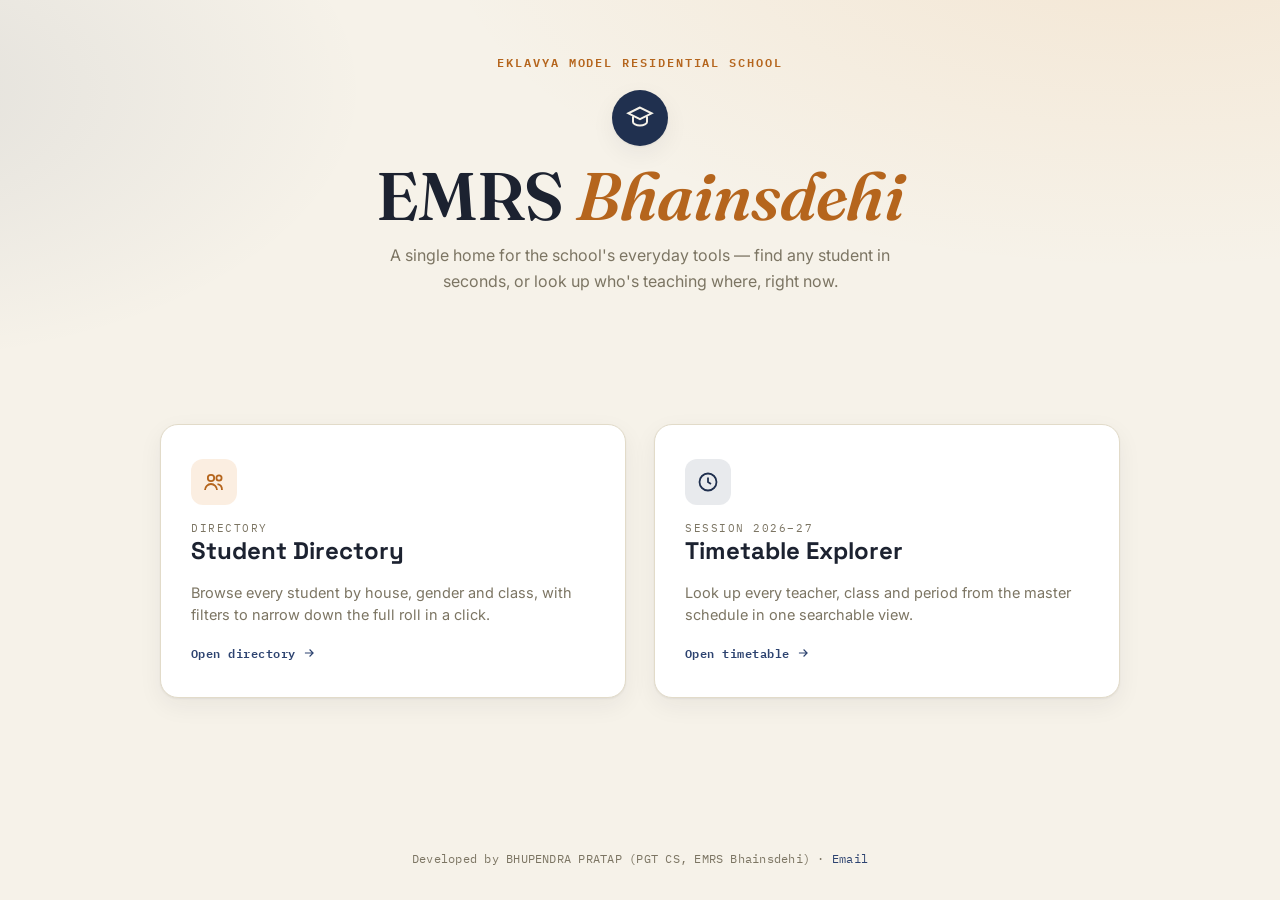
<file: index.html>
<!DOCTYPE html>
<html lang="en">
<head>
<meta charset="UTF-8">
<meta name="viewport" content="width=device-width, initial-scale=1.0">
<title>EMRS Bhainsdehi</title>
<link rel="icon" href="favicon.png" type="image/png">
<link rel="preconnect" href="https://fonts.googleapis.com">
<link href="https://fonts.googleapis.com/css2?family=Fraunces:opsz,wght@9..144,500;9..144,600;9..144,700&family=Space+Grotesk:wght@500;600;700&family=Inter:wght@400;500;600&family=IBM+Plex+Mono:wght@500;600&display=swap" rel="stylesheet">
<link rel="stylesheet" href="index.css">
</head>
<body>

<header class="top">
  <div class="eyebrow">Eklavya Model Residential School</div>
  <div class="crest">
    <svg viewBox="0 0 24 24" fill="none" stroke="#f6f2e9" stroke-width="1.7">
      <path d="M12 3 2 8l10 5 10-5-10-5z"/>
      <path d="M6 10.5v5c0 1.5 2.7 3 6 3s6-1.5 6-3v-5"/>
    </svg>
  </div>
  <h1>EMRS <span>Bhainsdehi</span></h1>
  <div class="sub">A single home for the school's everyday tools — find any student in seconds, or look up who's teaching where, right now.</div>
</header>

<main>
  <div class="grid">
    <a class="card" href="pages/student-directory/student-directory.html">
      <div class="card-icon i-people">
        <svg viewBox="0 0 24 24" fill="none" stroke="currentColor" stroke-width="1.8">
          <circle cx="9" cy="8" r="3.2"/>
          <path d="M3 20c0-3.3 2.7-6 6-6s6 2.7 6 6"/>
          <circle cx="17" cy="8" r="2.6"/>
          <path d="M15.5 14.2c2.6.4 4.5 2.7 4.5 5.8"/>
        </svg>
      </div>
      <div>
        <div class="card-label">Directory</div>
        <div class="card-title">Student Directory</div>
      </div>
      <div class="card-desc">Browse every student by house, gender and class, with filters to narrow down the full roll in a click.</div>
      <div class="card-cta">Open directory
        <svg viewBox="0 0 24 24" fill="none" stroke="currentColor" stroke-width="2"><path d="M5 12h14M13 6l6 6-6 6"/></svg>
      </div>
    </a>

    <a class="card" href="pages/timetable/timetable.html">
      <div class="card-icon i-clock">
        <svg viewBox="0 0 24 24" fill="none" stroke="currentColor" stroke-width="1.8">
          <circle cx="12" cy="12" r="8.5"/>
          <path d="M12 7.5V12l3 2"/>
        </svg>
      </div>
      <div>
        <div class="card-label">Session 2026–27</div>
        <div class="card-title">Timetable Explorer</div>
      </div>
      <div class="card-desc">Look up every teacher, class and period from the master schedule in one searchable view.</div>
      <div class="card-cta">Open timetable
        <svg viewBox="0 0 24 24" fill="none" stroke="currentColor" stroke-width="2"><path d="M5 12h14M13 6l6 6-6 6"/></svg>
      </div>
    </a>
  </div>
</main>

<footer>
  Developed by BHUPENDRA PRATAP (PGT CS, EMRS Bhainsdehi) · <a href="mailto:bhupendrapratap999@gmail.com">Email</a>
</footer>

</body>
</html>
</file>
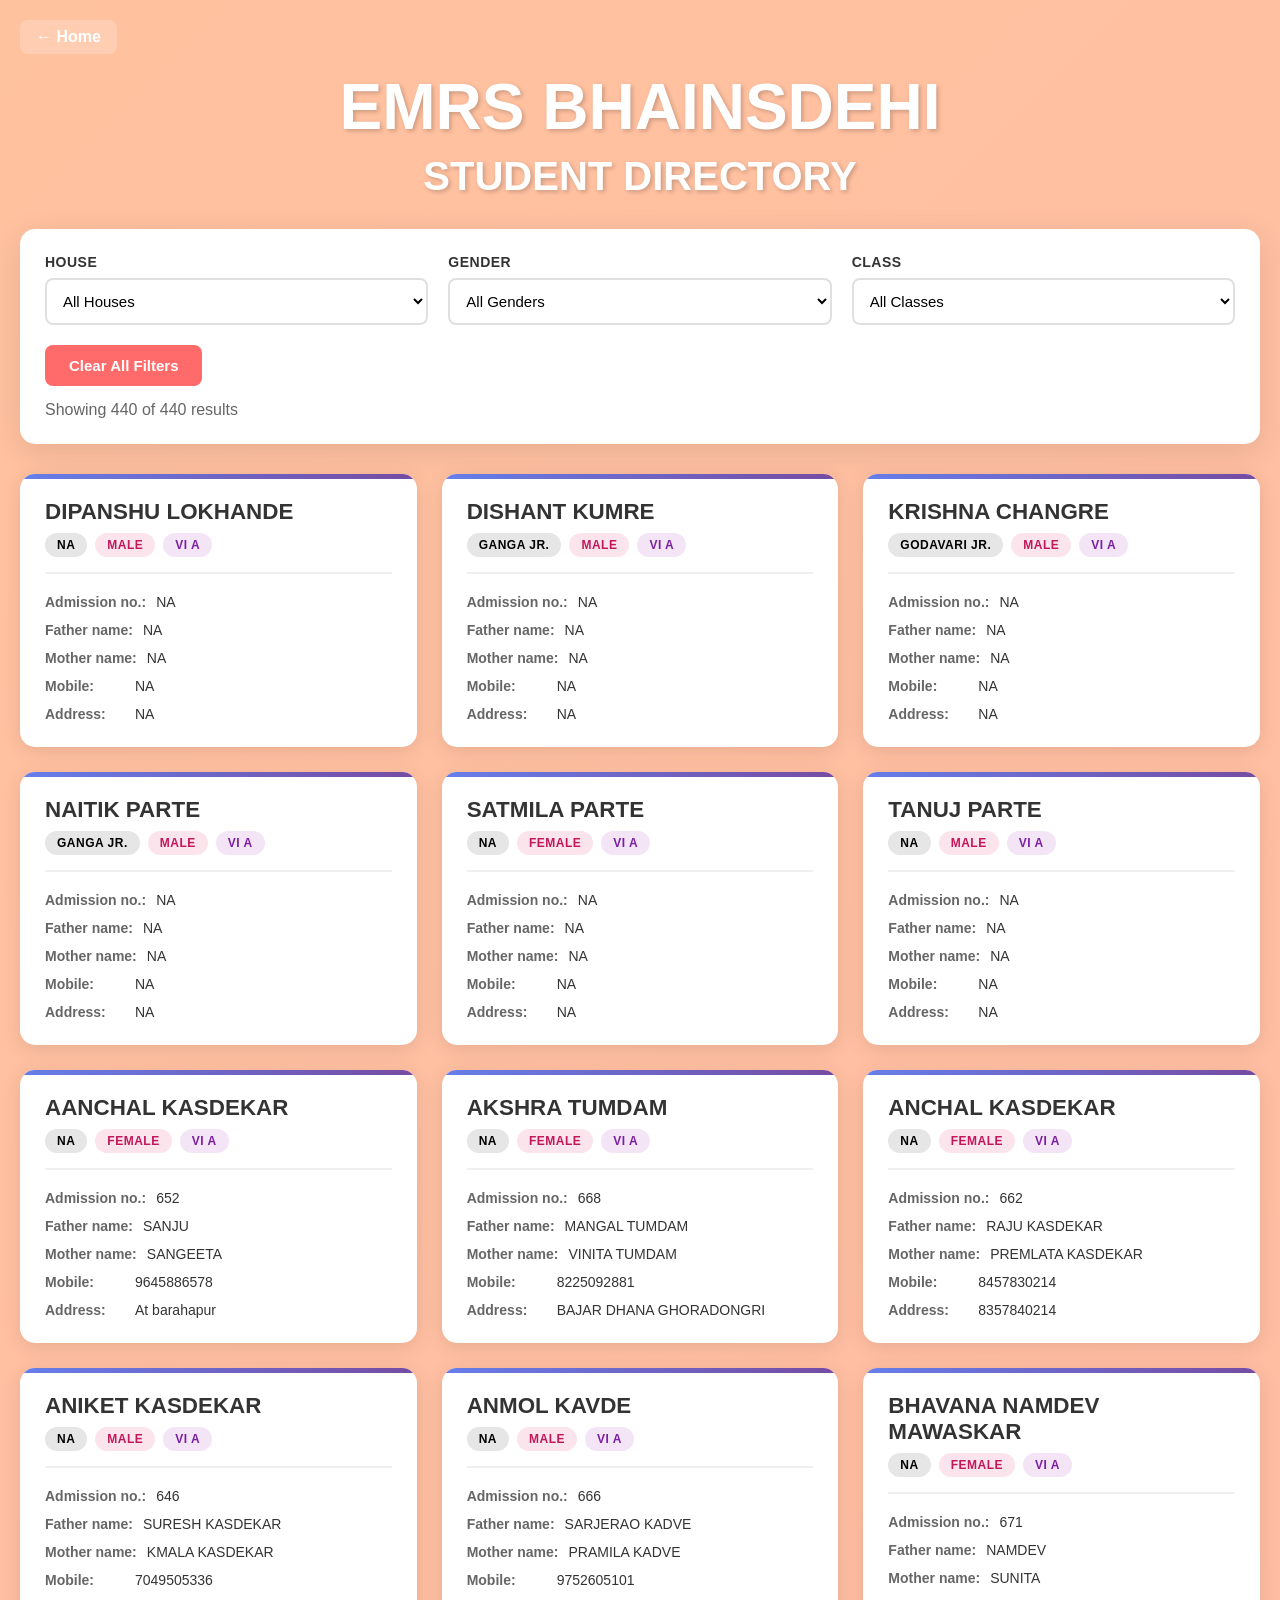
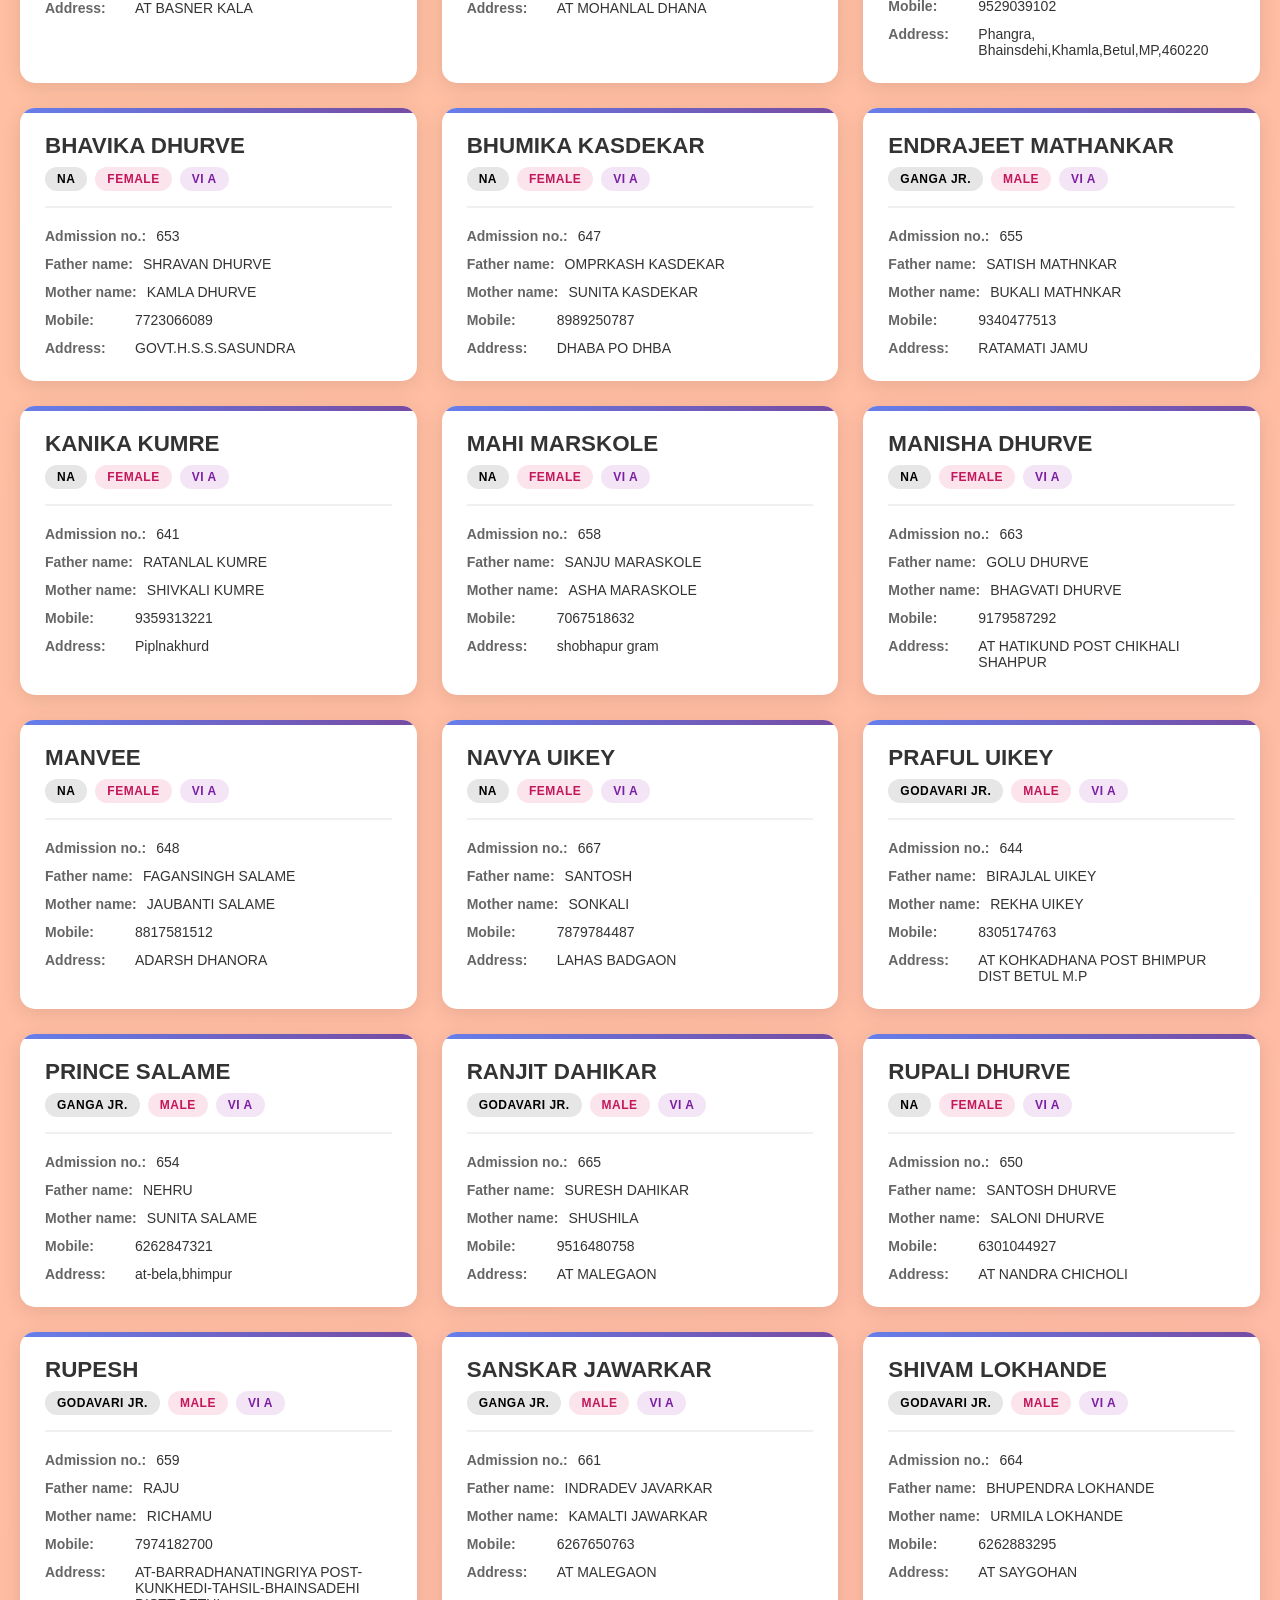
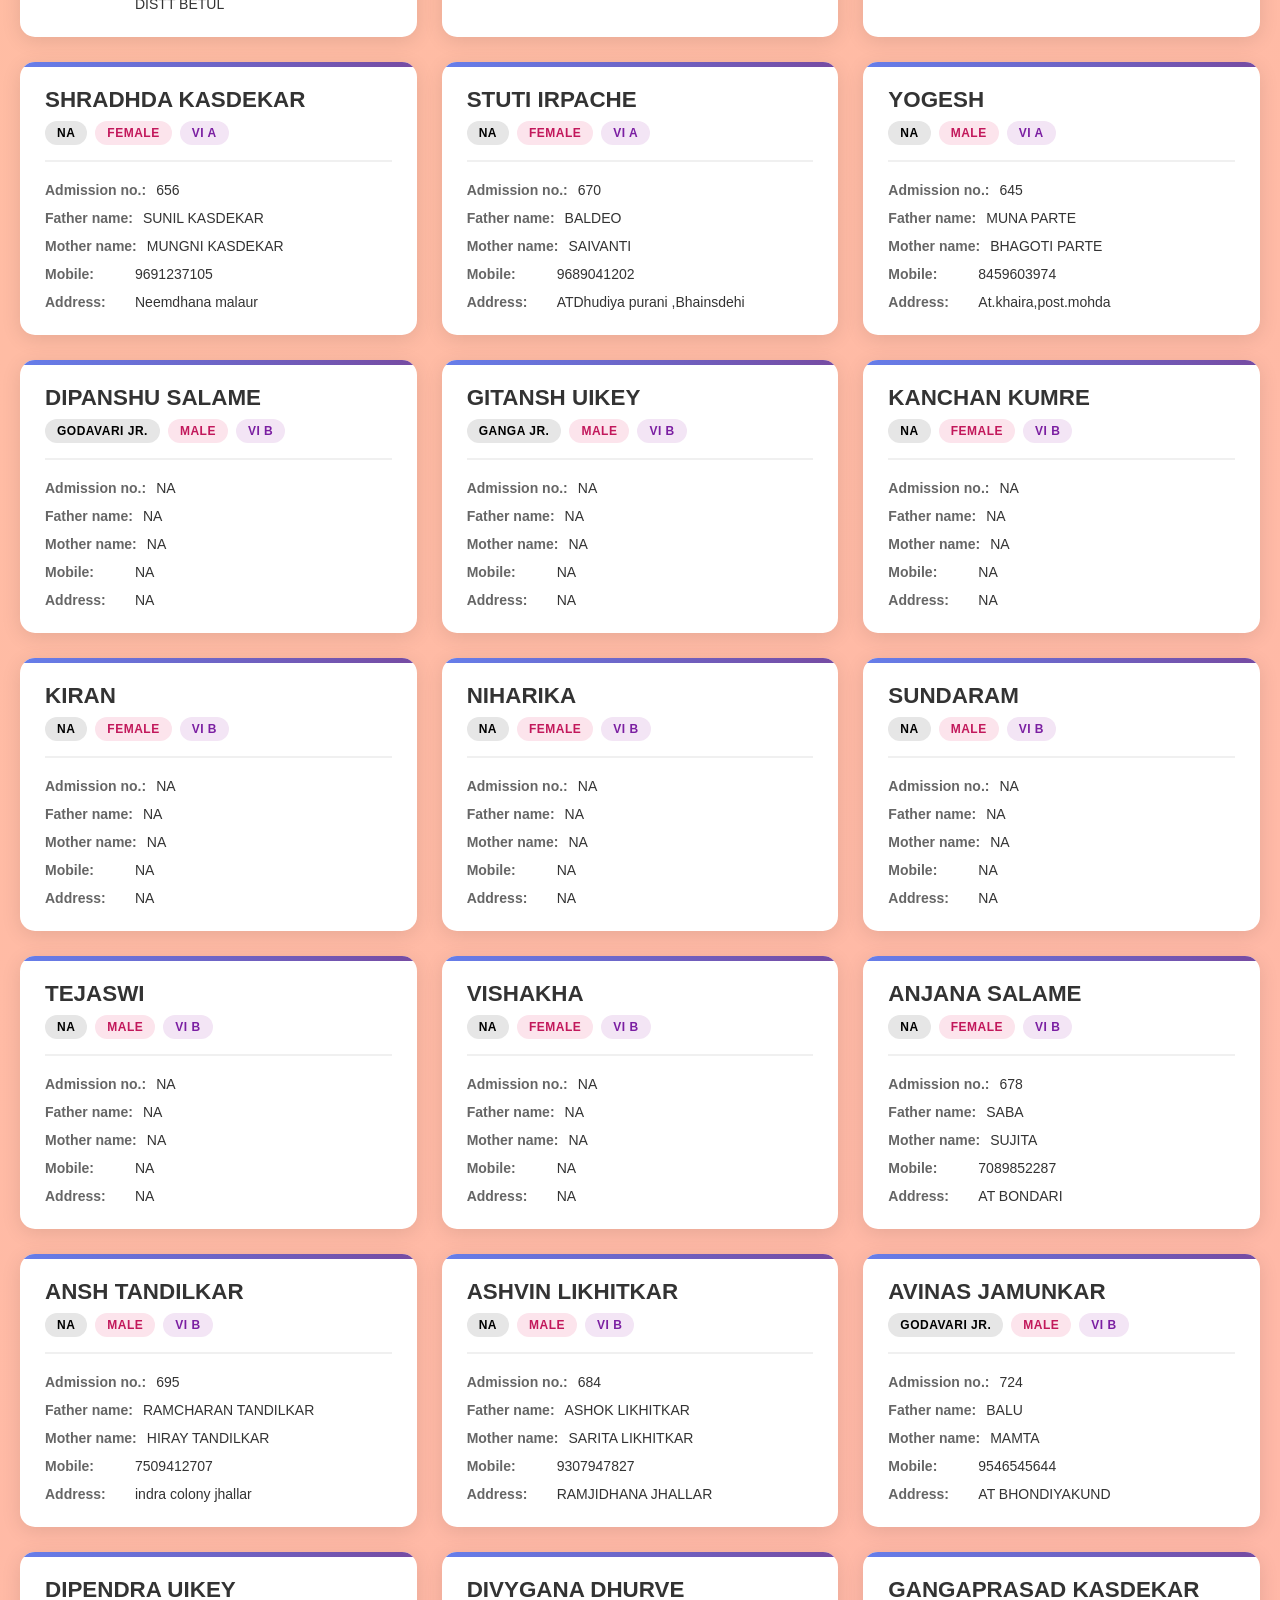
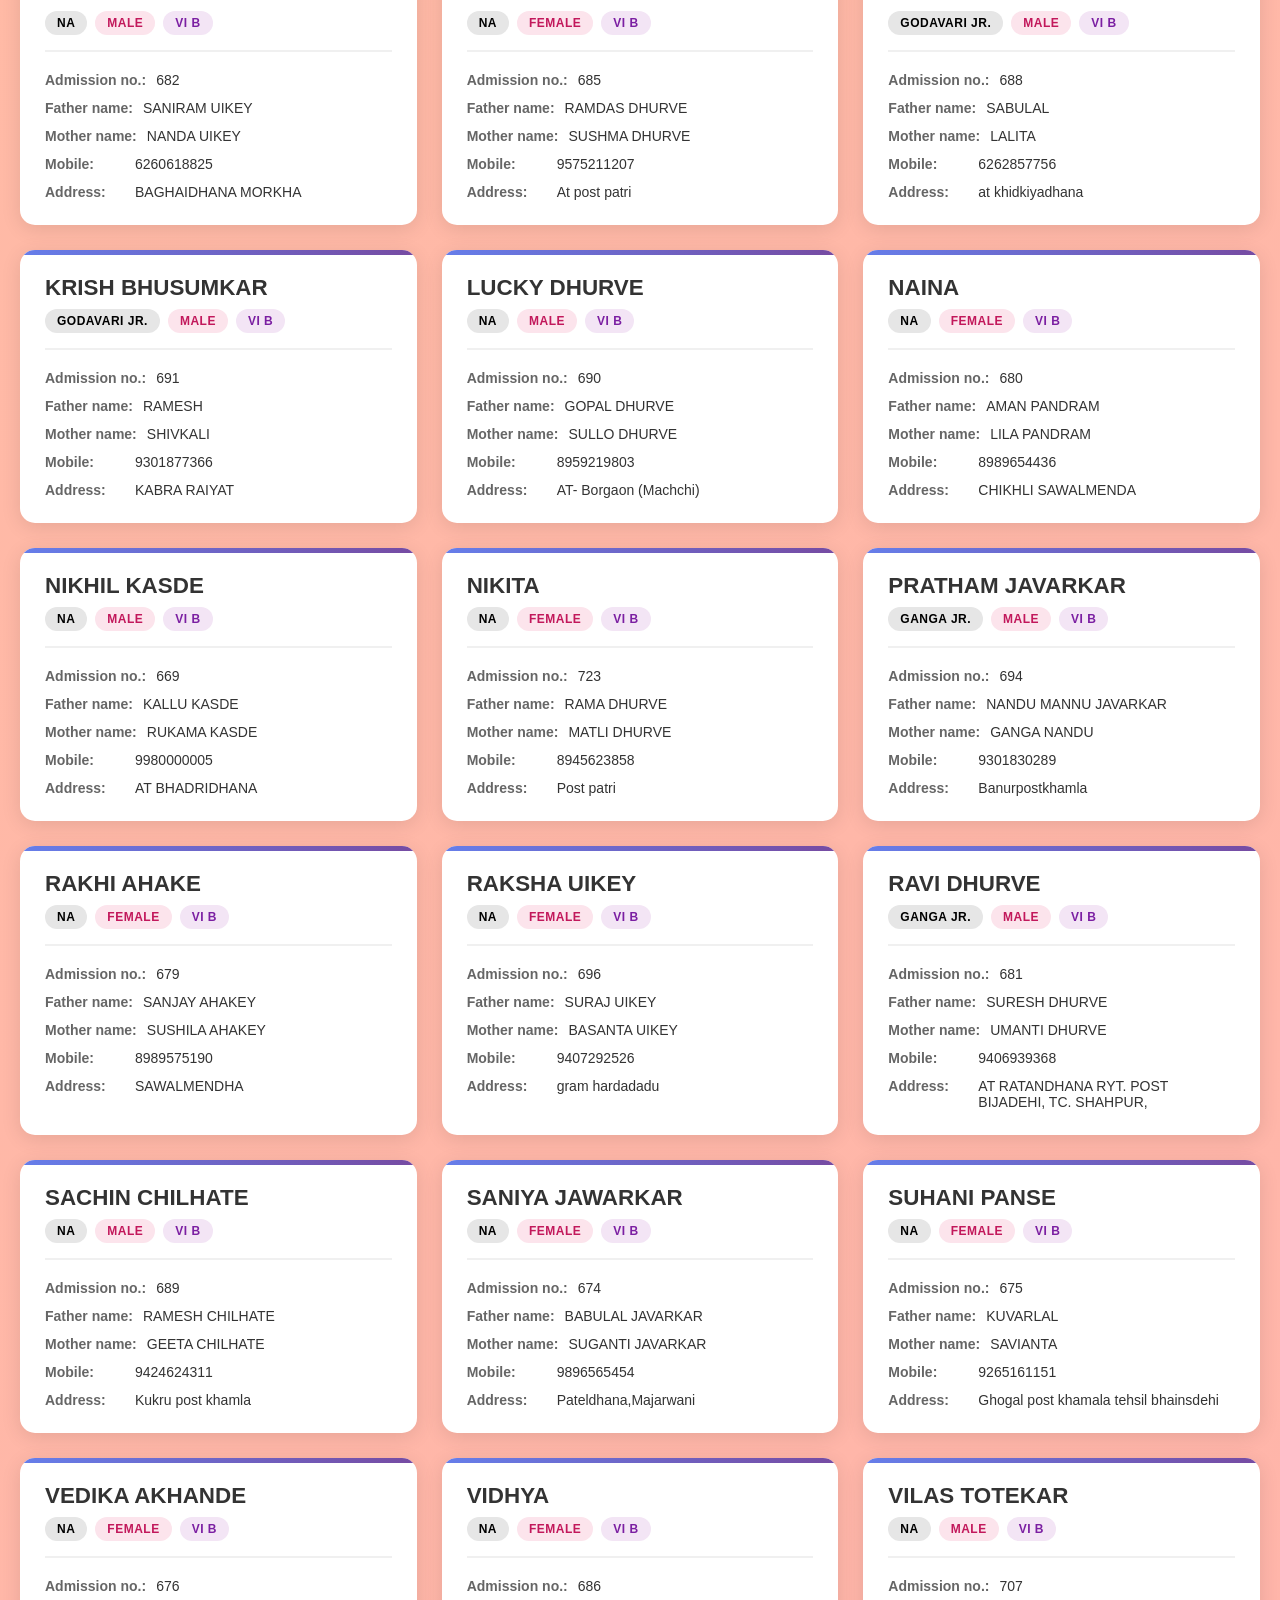
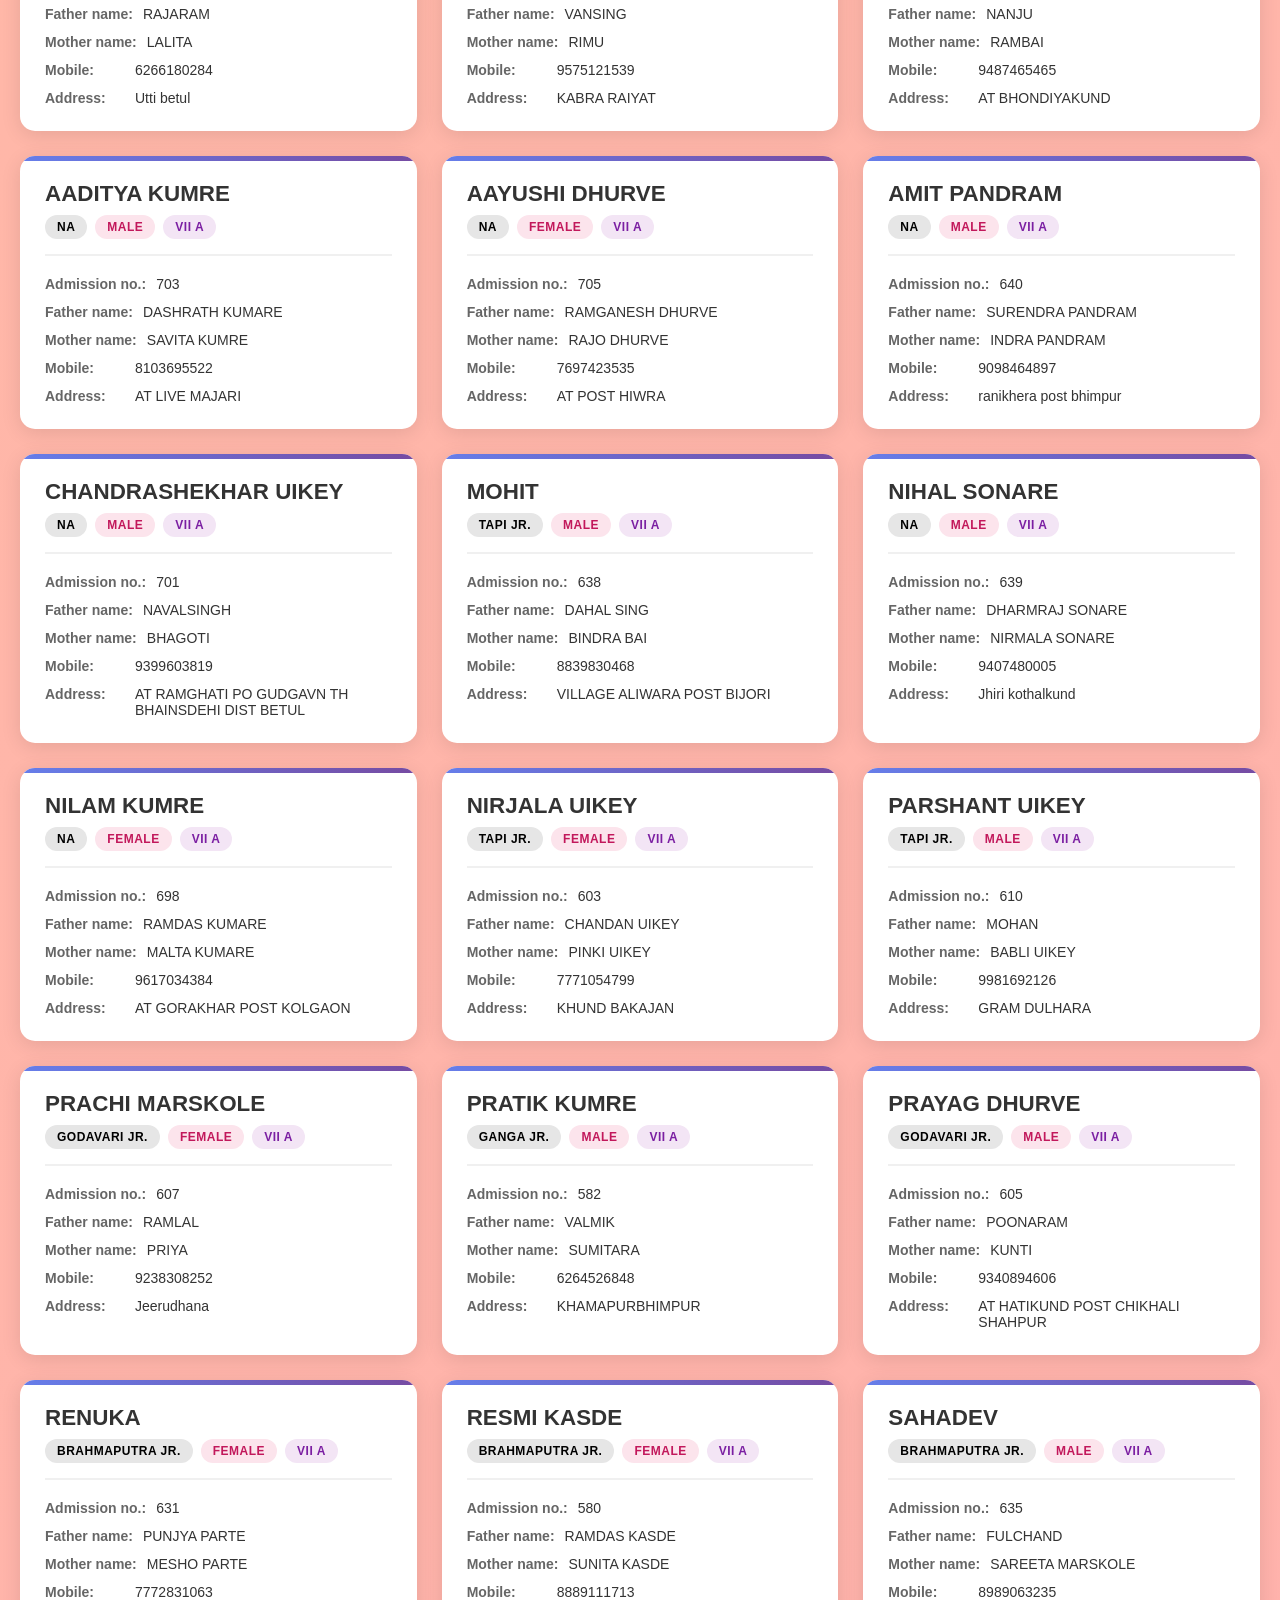
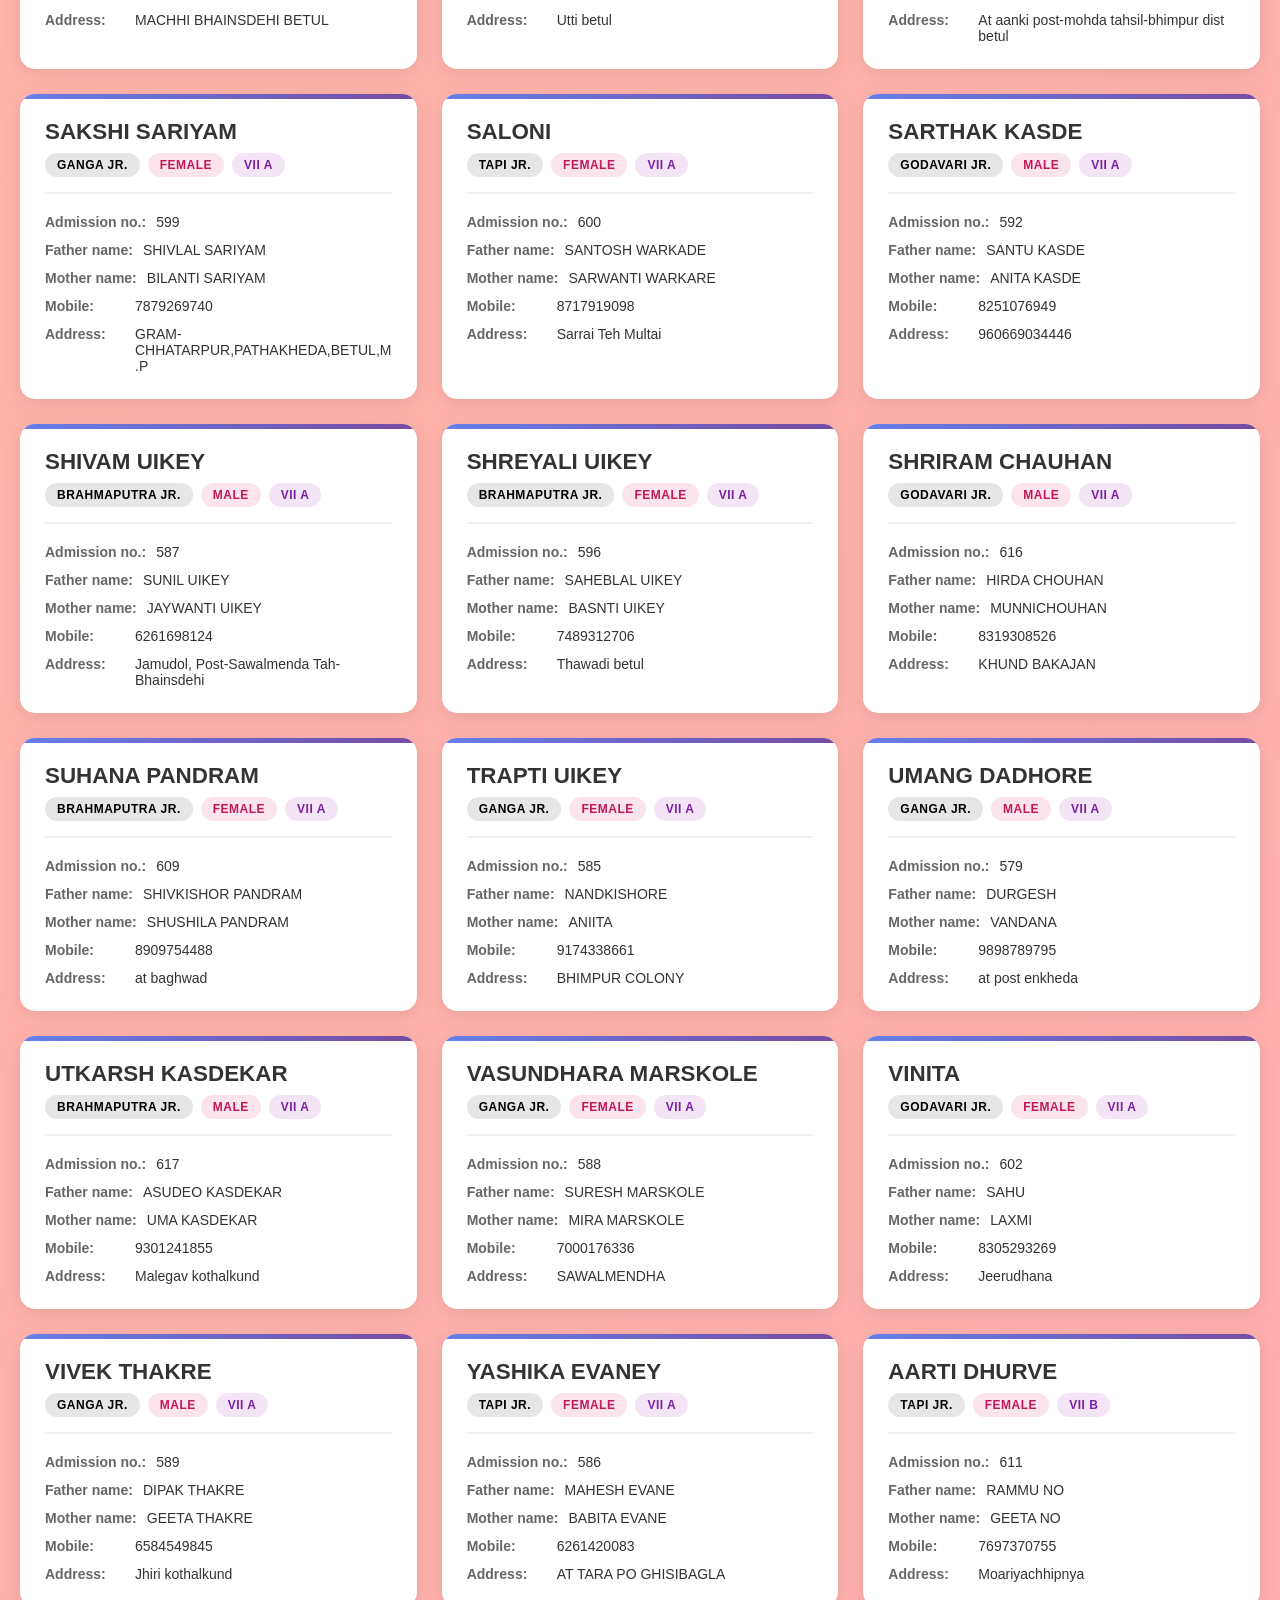
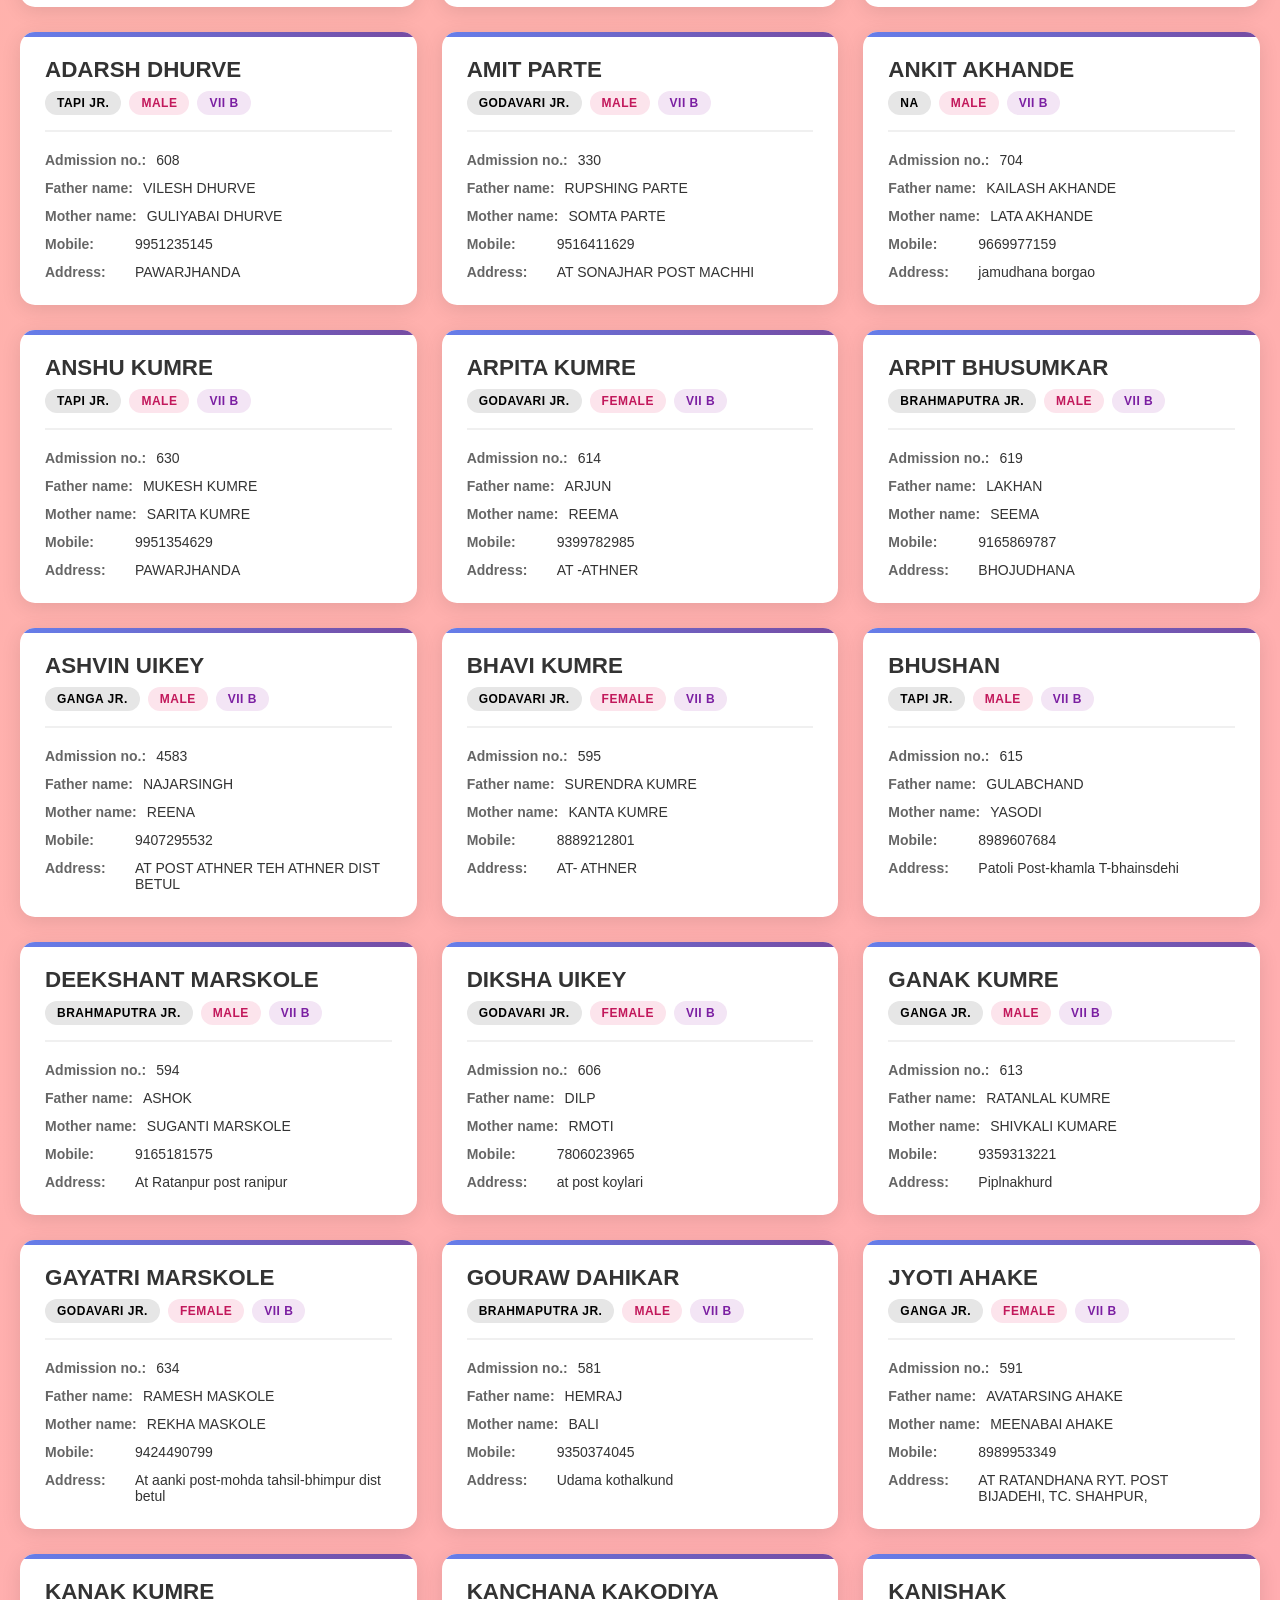
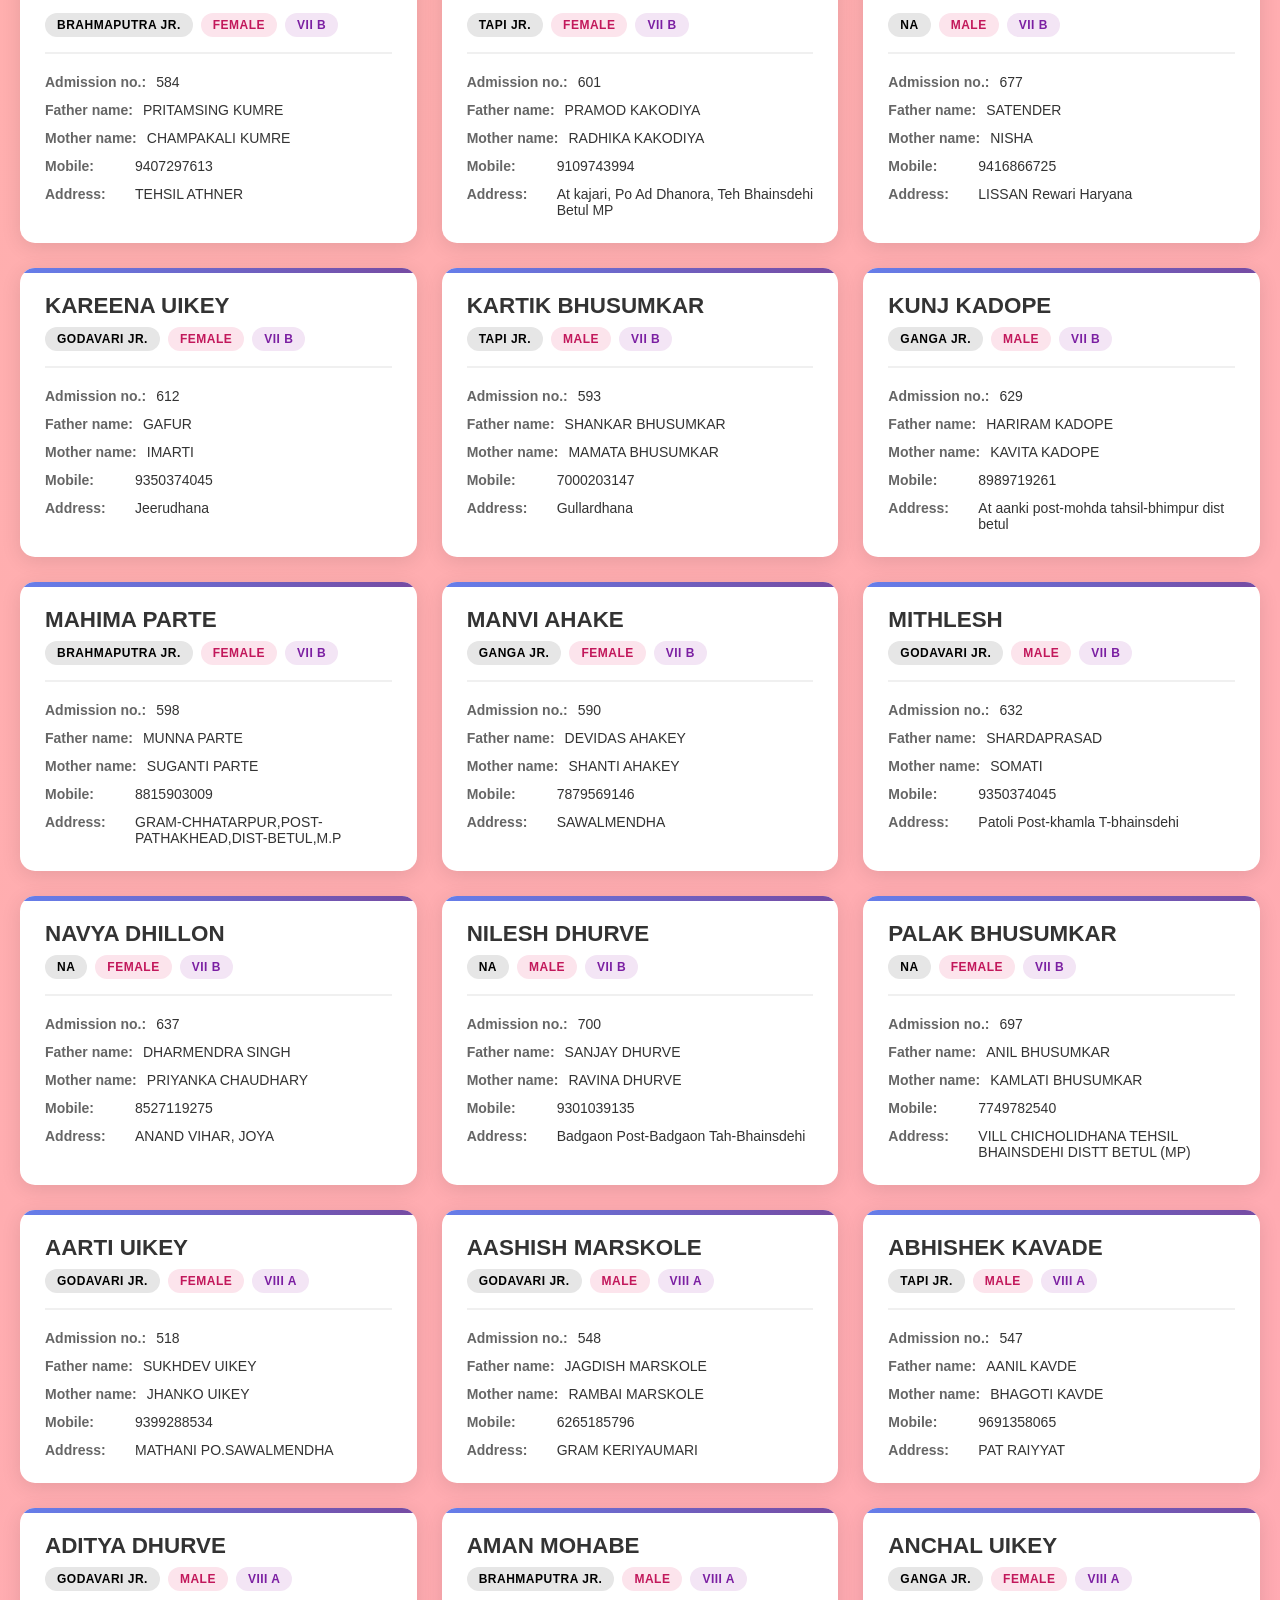
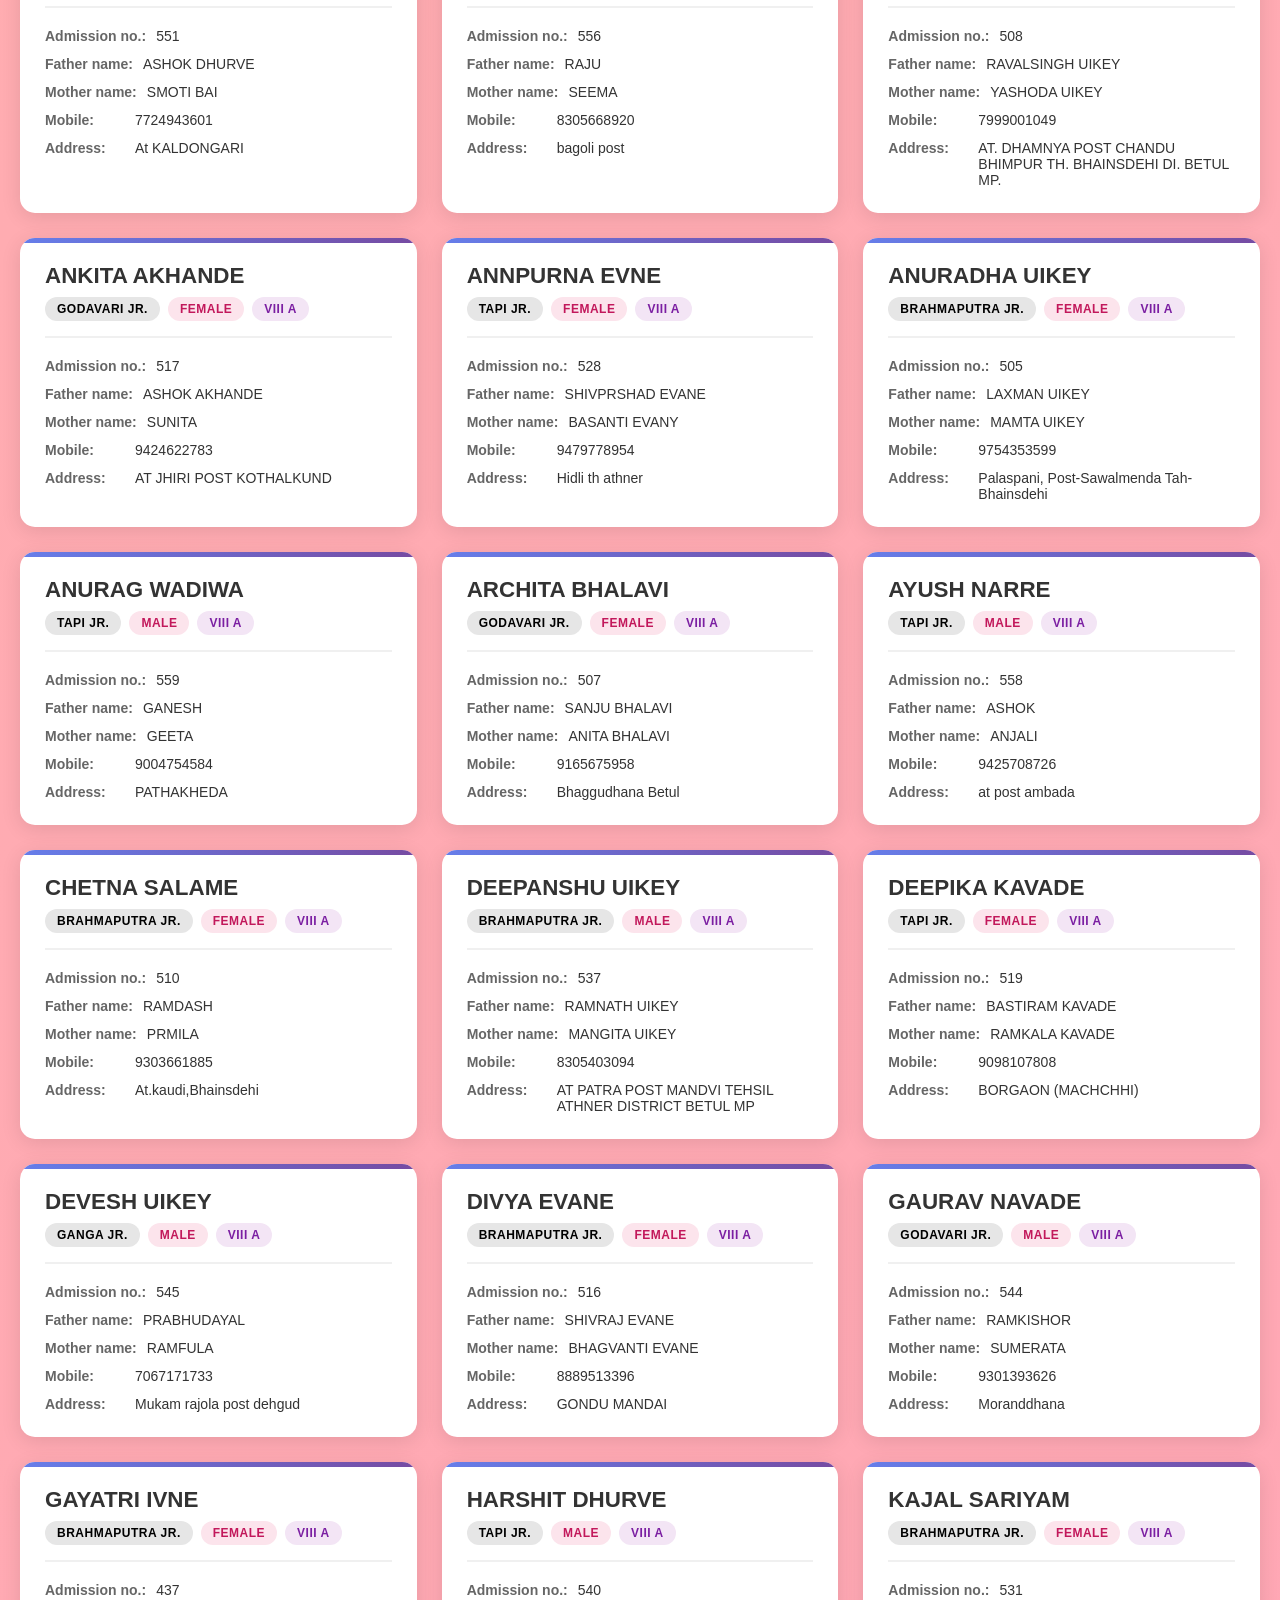
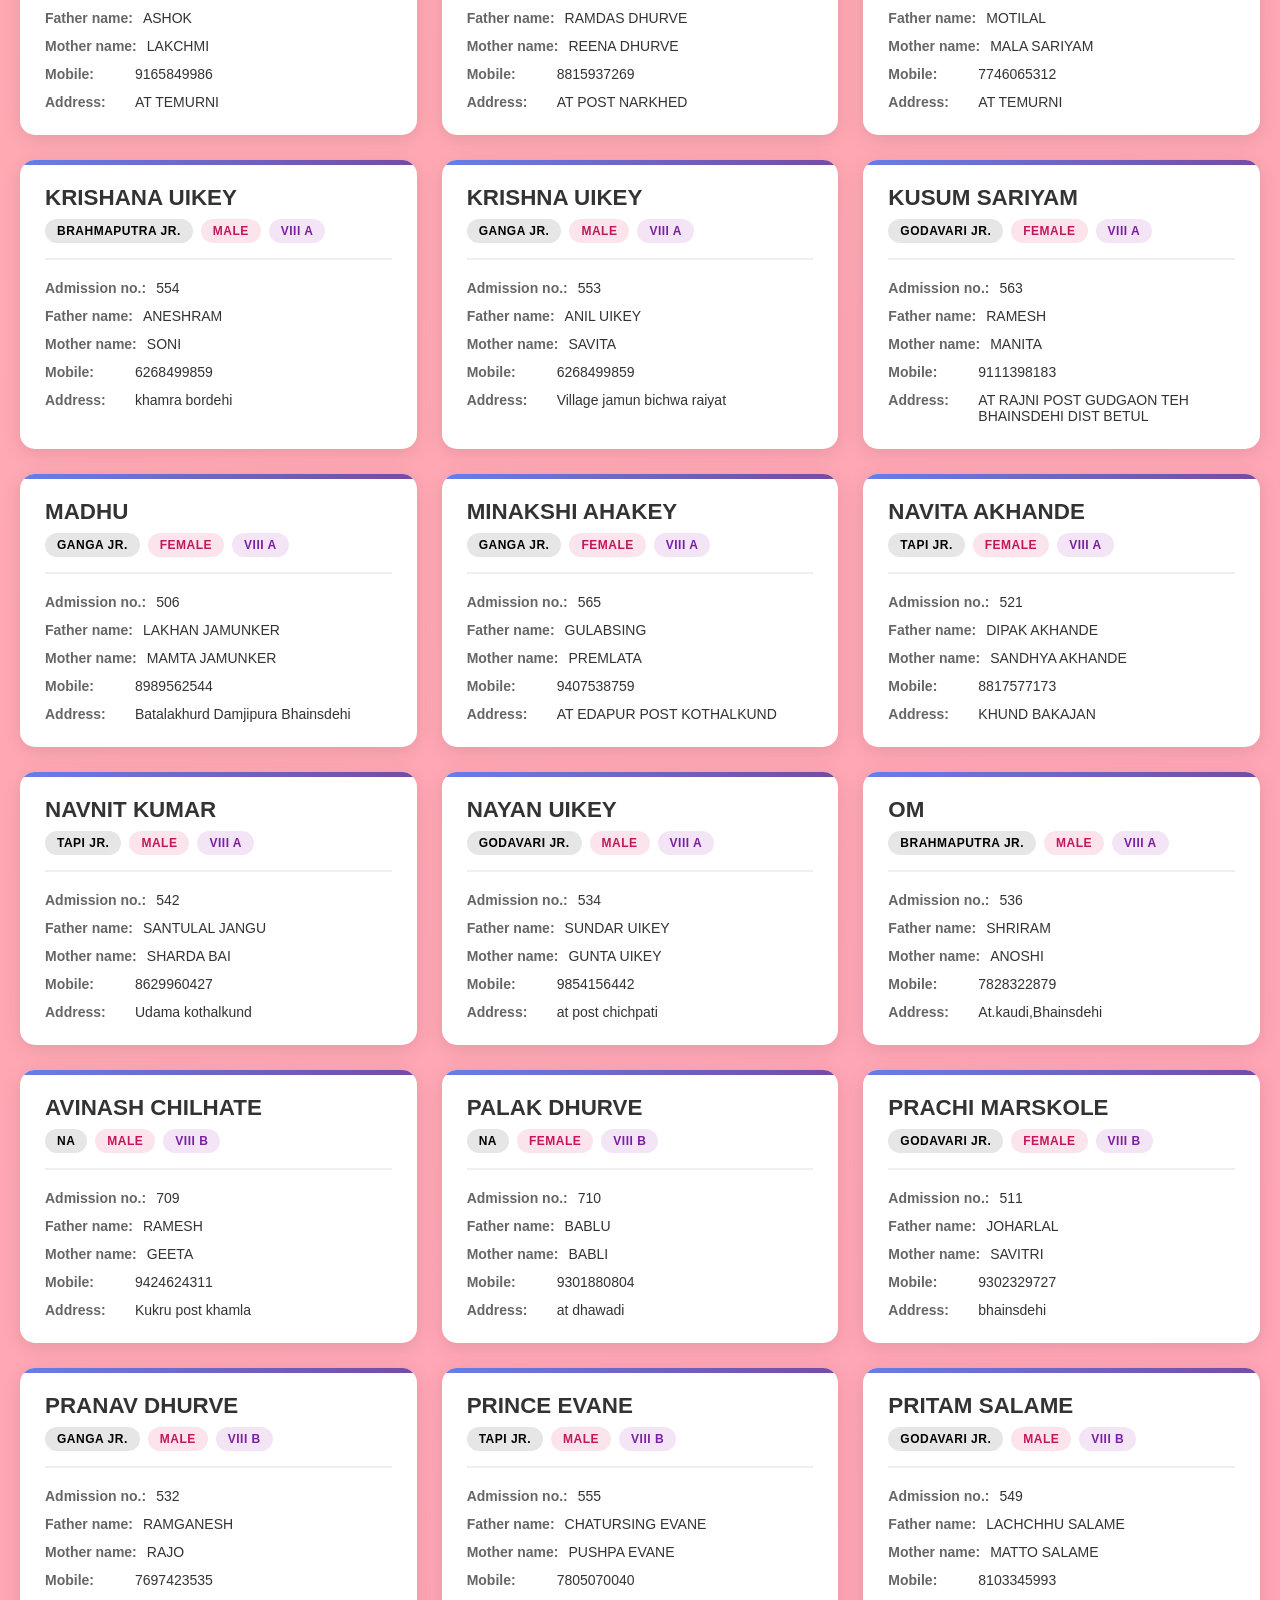
<file: pages/student-directory/student-directory.html>
<!DOCTYPE html>
<html lang="en">
<head>
    <meta charset="UTF-8">
    <meta name="viewport" content="width=device-width, initial-scale=1.0">
    <title>EMRS Bhainsdehi Student Directory</title>
    <link rel="icon" href="../../favicon.png" type="image/png">
    <link rel="stylesheet" href="student-directory.css">
</head>
<body>
    <div class="container">
        <a href="../../index.html" style="display:inline-block;margin-bottom:16px;color:#fff;font-weight:600;text-decoration:none;background:rgba(255,255,255,0.2);padding:8px 16px;border-radius:8px;">&larr; Home</a>
        <h1>EMRS BHAINSDEHI</h1>
        <h2>STUDENT DIRECTORY</h2>

        <div class="filters">
            <div class="filter-group">
                <div class="filter-item">
                    <label for="houseFilter">House</label>
                    <select id="houseFilter">
                        <option value="">All Houses</option>
                    </select>
                </div>
                <div class="filter-item">
                    <label for="genderFilter">Gender</label>
                    <select id="genderFilter">
                        <option value="">All Genders</option>
                    </select>
                </div>
                <div class="filter-item">
                    <label for="classFilter">Class</label>
                    <select id="classFilter">
                        <option value="">All Classes</option>
                    </select>
                </div>
            </div>
            <button class="clear-filters" onclick="clearFilters()">Clear All Filters</button>
            <div class="results-info" id="resultsInfo"></div>
        </div>

        <div class="cards-container" id="cardsContainer"></div>
    </div>


    <footer class="footer">
        <div class="footer-content">
            <p class="footer-text">Developed by <strong>BHUPENDRA PRATAP</strong> (PGT CS, EMRS Bhainsdehi)</p>
            <p class="footer-links">
                <a href="mailto:bhupendrapratap999@gmail.com">Email</a> • 
                <a href="https://github.com/yourusername" target="_blank">GitHub</a> • 
                <a href="https://linkedin.com/in/yourprofile" target="_blank">LinkedIn</a>
            </p>
            <p class="footer-copyright">© 2026 All rights reserved</p>
        </div>
    </footer>


    <script src="student-directory.js"></script>
</body>
</html>
</file>
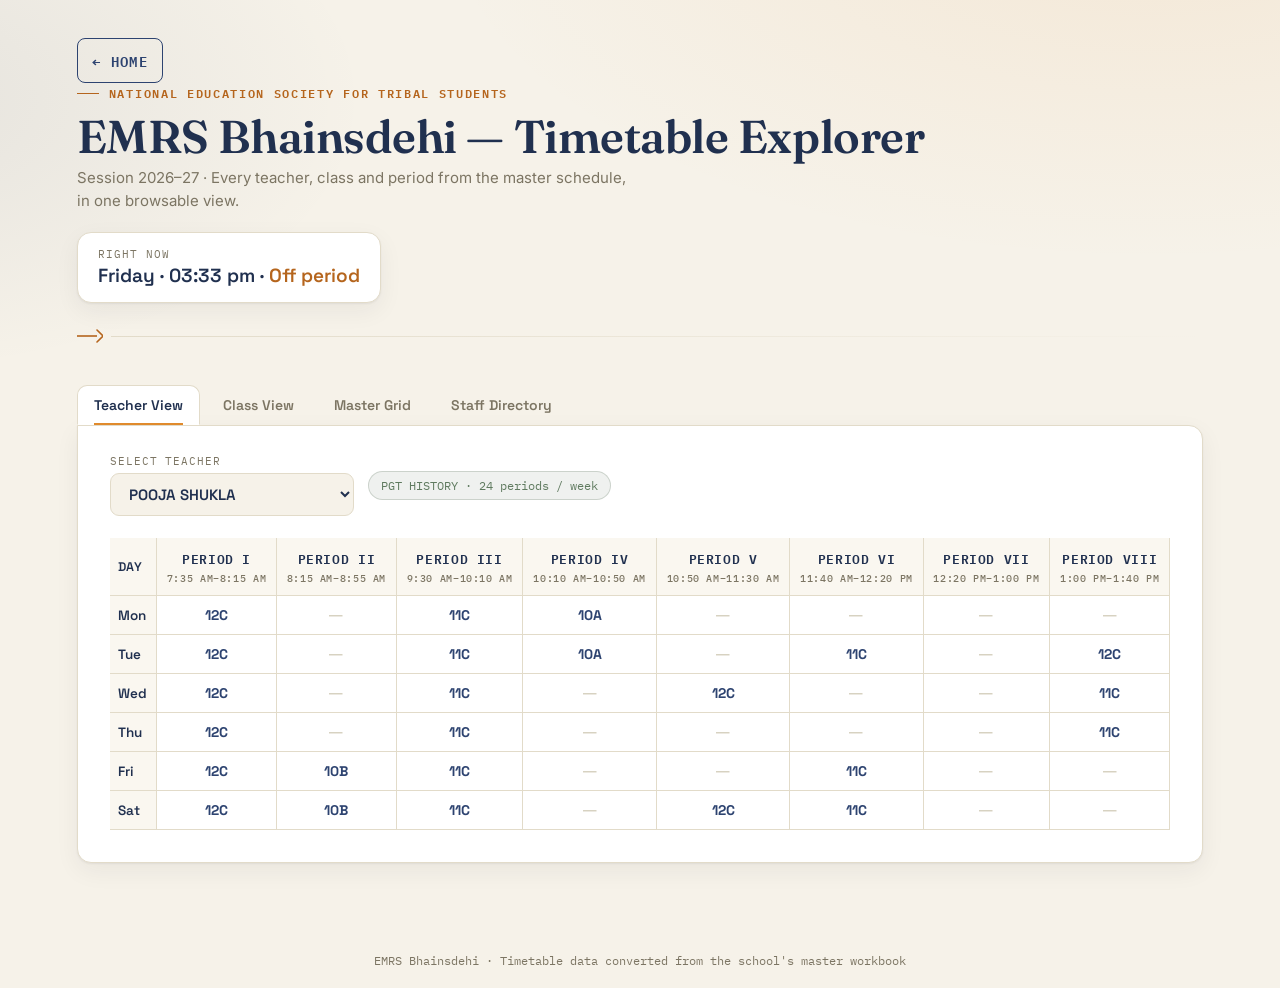
<file: pages/timetable/timetable.html>
<!DOCTYPE html>
<html lang="en">
<head>
<meta charset="UTF-8">
<meta name="viewport" content="width=device-width, initial-scale=1.0">
<title>EMRS Bhainsdehi — Timetable Explorer</title>
<link rel="icon" href="../../favicon.png" type="image/png">
<link rel="preconnect" href="https://fonts.googleapis.com">
<link href="https://fonts.googleapis.com/css2?family=Fraunces:opsz,wght@9..144,500;9..144,600;9..144,700&family=Space+Grotesk:wght@500;600;700&family=Inter:wght@400;500;600&family=IBM+Plex+Mono:wght@500;600&display=swap" rel="stylesheet">
<link rel="stylesheet" href="timetable.css">
</head>
<body>

<header class="top">
  <div class="headline-row">
    <div>
      <a href="../../index.html" style="font-family:'IBM Plex Mono',monospace;font-size:14px;letter-spacing:.1em;text-transform:uppercase;color:var(--indigo-2);text-decoration:none;font-weight:600;padding:10px 14px;border:1px solid var(--indigo-2);border-radius:8px;display:inline-block;">&larr; Home</a>
      <div class="eyebrow">National Education Society for Tribal Students</div>
      <h1>EMRS Bhainsdehi — Timetable Explorer</h1>
      <div class="sub">Session 2026–27 · Every teacher, class and period from the master schedule, in one browsable view.</div>
    </div>
    <div class="clock-card">
      <div class="cc-label">Right now</div>
      <div class="cc-value" id="liveClock">—</div>
    </div>
  </div>

  <div class="arrow-divider">
    <svg width="26" height="14" viewBox="0 0 26 14" fill="none">
      <line x1="0" y1="7" x2="20" y2="7" stroke="currentColor" stroke-width="1.6"/>
      <path d="M20 1L26 7L20 13" stroke="currentColor" stroke-width="1.6" stroke-linecap="round" stroke-linejoin="round"/>
    </svg>
    <div class="track"></div>
  </div>
</header>

<nav class="tabs">
  <button data-view="teacher" class="active">Teacher View</button>
  <button data-view="classv">Class View</button>
  <button data-view="master">Master Grid</button>
  <button data-view="staff">Staff Directory</button>
</nav>

<main>
  <div class="panel">

    <!-- TEACHER VIEW -->
    <section class="view active" id="view-teacher">
      <div class="controls">
        <div class="select-wrap">
          <label for="teacherSelect">Select teacher</label>
          <select id="teacherSelect"></select>
        </div>
        <span class="meta-pill" id="teacherMeta"></span>
      </div>
      <div style="overflow:auto;">
        <table class="tt-table" id="teacherTable"></table>
      </div>
    </section>

    <!-- CLASS VIEW -->
    <section class="view" id="view-classv">
      <div class="controls">
        <div class="select-wrap">
          <label for="classSelect">Select class</label>
          <select id="classSelect"></select>
        </div>
        <span class="meta-pill" id="classMeta"></span>
      </div>
      <div style="overflow:auto;">
        <table class="tt-table" id="classTable"></table>
      </div>
    </section>

    <!-- MASTER GRID -->
    <section class="view" id="view-master">
      <div class="controls">
        <div class="select-wrap">
          <label for="masterSearch">Filter teachers</label>
          <input type="search" id="masterSearch" placeholder="Type a name…">
        </div>
        <span class="meta-pill">Scroll to explore · first column &amp; header stay pinned</span>
      </div>
      <div class="master-scroll">
        <table class="master" id="masterTable"></table>
      </div>
    </section>

    <!-- STAFF DIRECTORY -->
    <section class="view" id="view-staff">
      <div class="controls">
        <div class="select-wrap">
          <label for="staffSearch">Search staff</label>
          <input type="search" id="staffSearch" placeholder="Name, designation or subject…">
        </div>
        <span class="meta-pill" id="staffMeta"></span>
      </div>
      <div class="staff-grid" id="staffGrid"></div>
    </section>

  </div>
</main>

<footer>EMRS Bhainsdehi · Timetable data converted from the school's master workbook</footer>

<script src="timetable.js"></script>
</body>
</html>
</file>
<file: index.css>
:root{
    --ink:#1c2230;
    --parchment:#f6f2e9;
    --panel:#ffffff;
    --indigo:#20304f;
    --indigo-2:#2d4370;
    --saffron:#e08a2c;
    --saffron-deep:#b5651d;
    --sage:#5f7a5f;
    --line:#e2dbc9;
    --muted:#7c7563;
    --shadow: 0 1px 2px rgba(28,34,48,.06), 0 8px 24px rgba(28,34,48,.06);
  }
  *{box-sizing:border-box;}
  html,body{margin:0;padding:0;}
  body{
    background:
      radial-gradient(1200px 600px at 90% -10%, rgba(224,138,44,.12), transparent 60%),
      radial-gradient(900px 500px at -10% 10%, rgba(32,48,79,.09), transparent 55%),
      var(--parchment);
    color:var(--ink);
    font-family:'Inter', system-ui, sans-serif;
    min-height:100vh;
    display:flex;
    flex-direction:column;
  }

  header.top{
    padding:52px 6vw 20px;
    text-align:center;
  }
  .eyebrow{
    font-family:'IBM Plex Mono', monospace;
    font-size:12px;
    letter-spacing:.16em;
    text-transform:uppercase;
    color:var(--saffron-deep);
    font-weight:600;
  }
  .crest{
    width:56px;
    height:56px;
    margin:18px auto 6px;
    border-radius:50%;
    background:var(--indigo);
    display:flex;
    align-items:center;
    justify-content:center;
    box-shadow:var(--shadow);
  }
  .crest svg{width:28px;height:28px;}
  h1{
    font-family:'Fraunces', serif;
    font-weight:600;
    font-size:clamp(2.4rem, 6vw, 4.2rem);
    margin:8px 0 6px;
    letter-spacing:-.01em;
  }
  h1 span{color:var(--saffron-deep);font-style:italic;}
  .sub{
    max-width:560px;
    margin:0 auto;
    color:var(--muted);
    font-size:16px;
    line-height:1.6;
  }

  main{
    flex:1;
    padding:36px 6vw 60px;
    display:flex;
    align-items:center;
    justify-content:center;
  }

  .grid{
    display:grid;
    grid-template-columns:1fr 1fr;
    gap:28px;
    max-width:960px;
    width:100%;
  }

  a.card{
    text-decoration:none;
    color:var(--ink);
    background:var(--panel);
    border:1px solid var(--line);
    border-radius:18px;
    padding:34px 30px;
    box-shadow:var(--shadow);
    position:relative;
    overflow:hidden;
    transition:transform .25s ease, box-shadow .25s ease, border-color .25s ease;
    display:flex;
    flex-direction:column;
    gap:16px;
  }
  a.card:hover{
    transform:translateY(-4px);
    box-shadow:0 4px 8px rgba(28,34,48,.08), 0 20px 40px rgba(28,34,48,.12);
    border-color:transparent;
  }
  a.card::before{
    content:'';
    position:absolute;
    top:0; left:0; right:0;
    height:4px;
    background:linear-gradient(90deg, var(--saffron), var(--indigo));
    transform:scaleX(0);
    transform-origin:left;
    transition:transform .3s ease;
  }
  a.card:hover::before{transform:scaleX(1);}

  .card-icon{
    width:46px;
    height:46px;
    border-radius:12px;
    display:flex;
    align-items:center;
    justify-content:center;
  }
  .card-icon.i-people{background:rgba(224,138,44,.14);color:var(--saffron-deep);}
  .card-icon.i-clock{background:rgba(32,48,79,.10);color:var(--indigo);}
  .card-icon svg{width:24px;height:24px;}

  .card-label{
    font-family:'IBM Plex Mono', monospace;
    font-size:11px;
    letter-spacing:.14em;
    text-transform:uppercase;
    color:var(--muted);
  }
  .card-title{
    font-family:'Space Grotesk', sans-serif;
    font-weight:700;
    font-size:1.5rem;
  }
  .card-desc{
    color:var(--muted);
    font-size:14.5px;
    line-height:1.55;
    flex:1;
  }
  .card-cta{
    font-family:'IBM Plex Mono', monospace;
    font-size:12px;
    font-weight:600;
    letter-spacing:.04em;
    color:var(--indigo-2);
    display:flex;
    align-items:center;
    gap:6px;
  }
  .card-cta svg{width:14px;height:14px;transition:transform .25s ease;}
  a.card:hover .card-cta svg{transform:translateX(4px);}

  footer{
    text-align:center;
    padding:20px 20px 34px;
    color:var(--muted);
    font-family:'IBM Plex Mono', monospace;
    font-size:12px;
    letter-spacing:.02em;
  }
  footer a{color:var(--indigo-2);text-decoration:none;}
  footer a:hover{text-decoration:underline;}

  @media (max-width:700px){
    .grid{grid-template-columns:1fr;}
  }
</file>
<file: pages/student-directory/student-directory.css>
* {
    margin: 0;
    padding: 0;
    box-sizing: border-box;
}

body {
    font-family: 'Segoe UI', Tahoma, Geneva, Verdana, sans-serif;
    background: linear-gradient(135deg, #ffc29f 0%, #ff74df 100%);
    min-height: 100vh;
    padding: 20px;
}

.container {
    max-width: 1400px;
    margin: 0 auto;
}

h1 {
    /* color: white; */
    color: rgb(255, 255, 255);
    text-align: center;
    margin-bottom: 10px;
    font-size: 4.0em;
    text-shadow: 2px 2px 4px rgba(0,0,0,0.2);
}

h2 {
    color: rgb(255, 255, 255);
    text-align: center;
    margin-bottom: 30px;
    font-size: calc(0.5em + 2.5vw);
    text-shadow: 2px 2px 4px rgba(0,0,0,0.2);
}

.filters {
    background: white;
    padding: 25px;
    border-radius: 15px;
    box-shadow: 0 8px 32px rgba(0,0,0,0.1);
    margin-bottom: 30px;
}

.filter-group {
    display: grid;
    grid-template-columns: repeat(auto-fit, minmax(200px, 1fr));
    gap: 20px;
    margin-bottom: 20px;
}

.filter-item {
    display: flex;
    flex-direction: column;
}

.filter-item label {
    font-weight: 600;
    margin-bottom: 8px;
    color: #333;
    font-size: 14px;
    text-transform: uppercase;
    letter-spacing: 0.5px;
}

.filter-item select {
    padding: 12px;
    border: 2px solid #e0e0e0;
    border-radius: 8px;
    font-size: 15px;
    background: white;
    cursor: pointer;
    transition: all 0.3s;
}

.filter-item select:hover {
    border-color: #667eea;
}

.filter-item select:focus {
    outline: none;
    border-color: #667eea;
    box-shadow: 0 0 0 3px rgba(102, 126, 234, 0.1);
}

.clear-filters {
    padding: 12px 24px;
    background: #ff6b6b;
    color: white;
    border: none;
    border-radius: 8px;
    cursor: pointer;
    font-size: 15px;
    font-weight: 600;
    transition: all 0.3s;
}

.clear-filters:hover {
    background: #ee5a52;
    transform: translateY(-2px);
    box-shadow: 0 4px 12px rgba(255, 107, 107, 0.3);
}

.results-info {
    color: #666;
    font-size: 16px;
    margin-top: 15px;
    font-weight: 500;
}

.cards-container {
    display: grid;
    grid-template-columns: repeat(auto-fill, minmax(320px, 1fr));
    gap: 25px;
    margin-top: 30px;
}

.card {
    background: white;
    border-radius: 15px;
    padding: 25px;
    box-shadow: 0 4px 20px rgba(0,0,0,0.1);
    transition: all 0.3s ease;
    position: relative;
    overflow: hidden;
}

.card::before {
    content: '';
    position: absolute;
    top: 0;
    left: 0;
    right: 0;
    height: 5px;
    background: linear-gradient(90deg, #667eea, #764ba2);
}

.card:hover {
    transform: translateY(-5px);
    box-shadow: 0 8px 30px rgba(0,0,0,0.15);
}

.card-header {
    margin-bottom: 20px;
    padding-bottom: 15px;
    border-bottom: 2px solid #f0f0f0;
}

.card-name {
    font-size: 1.4em;
    font-weight: 700;
    color: #333;
    margin-bottom: 8px;
}

.card-badges {
    display: flex;
    gap: 8px;
    flex-wrap: wrap;
}

.badge {
    padding: 5px 12px;
    border-radius: 20px;
    font-size: 12px;
    font-weight: 600;
    text-transform: uppercase;
    letter-spacing: 0.5px;
}

.badge-house {
    background: #e6e6e6;
    color: #000000;
}

.badge-gender {
    background: #fce4ec;
    color: #c2185b;
}

.badge-class {
    background: #f3e5f5;
    color: #7b1fa2;
}

.card-body {
    display: flex;
    flex-direction: column;
    gap: 12px;
}

.card-field {
    display: flex;
    align-items: flex-start;
    gap: 10px;
}

.field-label {
    font-weight: 600;
    color: #666;
    min-width: 80px;
    font-size: 14px;
}

.field-value {
    color: #333;
    flex: 1;
    word-break: break-word;
    font-size: 14px;
}

.no-data {
    text-align: center;
    padding: 60px 20px;
    background: white;
    border-radius: 15px;
    box-shadow: 0 4px 20px rgba(0,0,0,0.1);
    grid-column: 1 / -1;
}

.no-data-icon {
    font-size: 64px;
    margin-bottom: 20px;
    opacity: 0.3;
}

.no-data-text {
    color: #999;
    font-size: 18px;
}

@media (max-width: 768px) {
    .filter-group {
        grid-template-columns: 1fr;
    }

    .cards-container {
        grid-template-columns: 1fr;
    }

    h1 {
        font-size: 1.8em;
    }
}



.footer {
    background: white;
    margin-top: 50px;
    padding: 30px 20px;
    border-radius: 15px;
    box-shadow: 0 4px 20px rgba(0,0,0,0.1);
}
.footer-content {
    max-width: 1400px;
    margin: 0 auto;
    text-align: center;
}
.footer-text {
    color: #333;
    font-size: 16px;
    margin-bottom: 10px;
}
.footer-text strong {
    color: #66009c;
    font-weight: 700;
}
.footer-links {
    margin: 15px 0;
}
.footer-links a {
    color: #667eea;
    text-decoration: none;
    font-weight: 600;
    transition: all 0.3s;
    padding: 0 5px;
}
.footer-links a:hover {
    color: #764ba2;
    text-decoration: underline;
}
.footer-copyright {
    color: #999;
    font-size: 14px;
    margin-top: 10px;
}
@media (max-width: 768px) {
    .footer {
        margin-top: 30px;
        padding: 20px 15px;
    }
    
    .footer-text {
        font-size: 14px;
    }
    
    .footer-links {
        font-size: 14px;
    }
}
</file>
<file: pages/timetable/timetable.css>
:root{
    --ink:#1c2230;
    --parchment:#f6f2e9;
    --panel:#ffffff;
    --indigo:#20304f;
    --indigo-2:#2d4370;
    --saffron:#e08a2c;
    --saffron-deep:#b5651d;
    --sage:#5f7a5f;
    --line:#e2dbc9;
    --muted:#7c7563;
    --shadow: 0 1px 2px rgba(28,34,48,.06), 0 8px 24px rgba(28,34,48,.06);
  }
  *{box-sizing:border-box;}
  html,body{margin:0;padding:0;}
  body{
    background:
      radial-gradient(1200px 600px at 90% -10%, rgba(224,138,44,.10), transparent 60%),
      radial-gradient(900px 500px at -10% 10%, rgba(32,48,79,.08), transparent 55%),
      var(--parchment);
    color:var(--ink);
    font-family:'Inter', system-ui, sans-serif;
    min-height:100vh;
  }

  /* ---------- Header ---------- */
  header.top{
    padding:38px 6vw 20px;
    position:relative;
    overflow:hidden;
  }
  .eyebrow{
    font-family:'IBM Plex Mono', monospace;
    font-size:12px;
    letter-spacing:.14em;
    text-transform:uppercase;
    color:var(--saffron-deep);
    font-weight:600;
    display:flex;
    align-items:center;
    gap:10px;
  }
  .eyebrow::before{
    content:"";
    width:22px;height:1px;background:var(--saffron-deep);display:inline-block;
  }
  h1{
    font-family:'Fraunces', serif;
    font-weight:600;
    font-size:clamp(28px, 4.4vw, 46px);
    margin:10px 0 6px;
    color:var(--indigo);
    letter-spacing:-.01em;
    line-height:1.05;
  }
  .sub{
    color:var(--muted);
    font-size:15px;
    max-width:560px;
    line-height:1.5;
  }
  .headline-row{
    display:flex;
    justify-content:space-between;
    align-items:flex-end;
    flex-wrap:wrap;
    gap:20px;
  }
  .clock-card{
    background:var(--panel);
    border:1px solid var(--line);
    border-radius:14px;
    padding:14px 20px;
    box-shadow:var(--shadow);
    min-width:220px;
  }
  .clock-card .cc-label{
    font-family:'IBM Plex Mono',monospace;
    font-size:10.5px;
    text-transform:uppercase;
    letter-spacing:.1em;
    color:var(--muted);
  }
  .clock-card .cc-value{
    font-family:'Space Grotesk', sans-serif;
    font-weight:600;
    font-size:19px;
    color:var(--indigo);
    margin-top:2px;
  }
  .clock-card .cc-value span{
    color:var(--saffron-deep);
  }

  /* arrow signature divider — Eklavya / archery motif */
  .arrow-divider{
    display:flex;
    align-items:center;
    gap:8px;
    margin:26px 0 0;
    color:var(--saffron-deep);
  }
  .arrow-divider svg{ flex:0 0 auto; }
  .arrow-divider .track{
    flex:1;
    height:1px;
    background:linear-gradient(90deg, var(--line), transparent);
  }

  /* ---------- Nav Tabs ---------- */
  nav.tabs{
    display:flex;
    gap:6px;
    padding:22px 6vw 0;
    flex-wrap:wrap;
  }
  nav.tabs button{
    font-family:'Space Grotesk', sans-serif;
    font-weight:600;
    font-size:14px;
    background:transparent;
    border:1px solid transparent;
    color:var(--muted);
    padding:10px 16px;
    border-radius:10px 10px 0 0;
    cursor:pointer;
    position:relative;
    transition:color .15s ease;
  }
  nav.tabs button:hover{ color:var(--indigo); }
  nav.tabs button.active{
    color:var(--indigo);
    background:var(--panel);
    border-color:var(--line);
    border-bottom-color:var(--panel);
  }
  nav.tabs button.active::after{
    content:"";
    position:absolute;
    left:16px; right:16px; bottom:-1px;
    height:2px;
    background:var(--saffron);
  }

  main{
    padding:0 6vw 70px;
  }
  .panel{
    background:var(--panel);
    border:1px solid var(--line);
    border-radius:0 14px 14px 14px;
    box-shadow:var(--shadow);
    padding:28px clamp(16px,3vw,32px) 32px;
  }
  .view{ display:none; }
  .view.active{ display:block; }

  .controls{
    display:flex;
    gap:14px;
    align-items:center;
    flex-wrap:wrap;
    margin-bottom:22px;
  }
  .select-wrap{
    display:flex;
    flex-direction:column;
    gap:5px;
  }
  .select-wrap label{
    font-family:'IBM Plex Mono',monospace;
    font-size:10.5px;
    text-transform:uppercase;
    letter-spacing:.09em;
    color:var(--muted);
  }
  select, input[type=search]{
    font-family:'Space Grotesk', sans-serif;
    font-weight:600;
    font-size:15px;
    padding:10px 14px;
    border-radius:9px;
    border:1px solid var(--line);
    background:var(--parchment);
    color:var(--indigo);
    min-width:220px;
    cursor:pointer;
  }
  input[type=search]{ cursor:text; font-weight:500; min-width:260px; }
  select:focus, input:focus{ outline:2px solid var(--saffron); outline-offset:1px; }

  .meta-pill{
    font-family:'IBM Plex Mono',monospace;
    font-size:12px;
    color:var(--sage);
    background:rgba(95,122,95,.1);
    border:1px solid rgba(95,122,95,.25);
    padding:6px 12px;
    border-radius:999px;
  }

  /* ---------- Grid table (teacher / class view) ---------- */
  .tt-table{
    width:100%;
    border-collapse:separate;
    border-spacing:0;
    font-size:13.5px;
  }
  .tt-table th, .tt-table td{
    border-bottom:1px solid var(--line);
    border-right:1px solid var(--line);
    padding:10px 8px;
    text-align:center;
    vertical-align:middle;
  }
  .tt-table th{
    font-family:'IBM Plex Mono',monospace;
    font-weight:600;
    font-size:11px;
    text-transform:uppercase;
    letter-spacing:.05em;
    color:var(--muted);
    background:#faf7f0;
  }
  .tt-table thead tr:first-child th{
    color:var(--indigo);
    font-size:12.5px;
  }
  .tt-table td.daycol, .tt-table th.corner{
    text-align:left;
    font-family:'Space Grotesk', sans-serif;
    font-weight:600;
    color:var(--indigo);
    background:#faf7f0;
    position:sticky;
    left:0;
  }
  .tt-table tbody tr:hover td{ background:rgba(224,138,44,.06); }
  .tt-table td .cell-class{
    font-family:'Space Grotesk', sans-serif;
    font-weight:700;
    color:var(--indigo-2);
    font-size:14px;
  }
  .tt-table td .cell-sub{
    display:block;
    font-size:10.5px;
    color:var(--muted);
    margin-top:2px;
    font-family:'IBM Plex Mono',monospace;
  }
  .tt-table td.empty{ color:#c9c2ac; }
  .tt-table td.current{
    background:rgba(224,138,44,.14) !important;
    box-shadow: inset 0 0 0 2px var(--saffron);
    border-radius:6px;
  }
  .time-label{
    font-size:9.5px;
    color:var(--muted);
    display:block;
    margin-top:2px;
    font-weight:500;
  }

  /* ---------- Master grid ---------- */
  .master-scroll{
    overflow:auto;
    border:1px solid var(--line);
    border-radius:10px;
    max-height:70vh;
  }
  table.master{
    border-collapse:separate;
    border-spacing:0;
    font-size:11.5px;
    min-width:1400px;
  }
  table.master th, table.master td{
    border-bottom:1px solid var(--line);
    border-right:1px solid var(--line);
    padding:6px 5px;
    text-align:center;
    white-space:nowrap;
  }
  table.master thead th{
    position:sticky; top:0; z-index:2;
    background:var(--indigo);
    color:#fff;
    font-family:'IBM Plex Mono',monospace;
    font-weight:600;
    font-size:10px;
    text-transform:uppercase;
  }
  table.master thead tr:first-child th{ top:0; }
  table.master thead tr:nth-child(2) th{ top:24px; background:var(--indigo-2); }
  table.master tbody th{
    position:sticky; left:0; z-index:1;
    background:#faf7f0;
    text-align:left;
    font-family:'Space Grotesk', sans-serif;
    font-weight:600;
    color:var(--indigo);
    padding-left:10px;
  }
  table.master tbody tr:nth-child(even) td{ background:rgba(0,0,0,.015); }
  table.master td.filled{ color:var(--indigo-2); font-weight:700; }
  table.master td.empty{ color:#d8d2bc; }
  table.master td.total{
    font-family:'IBM Plex Mono',monospace;
    color:var(--saffron-deep);
    font-weight:700;
    background:rgba(224,138,44,.08) !important;
  }

  /* ---------- Staff directory ---------- */
  .staff-grid{
    display:grid;
    grid-template-columns:repeat(auto-fill, minmax(260px, 1fr));
    gap:14px;
    margin-top:6px;
  }
  .staff-card{
    border:1px solid var(--line);
    border-radius:12px;
    padding:16px 16px 14px;
    background:linear-gradient(180deg, #fff, #fdfbf6);
    transition:transform .12s ease, box-shadow .12s ease;
  }
  .staff-card:hover{ transform:translateY(-2px); box-shadow:var(--shadow); }
  .staff-card .sname{
    font-family:'Space Grotesk', sans-serif;
    font-weight:700;
    color:var(--indigo);
    font-size:15.5px;
  }
  .staff-card .sdesig{
    font-family:'IBM Plex Mono',monospace;
    font-size:10.5px;
    text-transform:uppercase;
    letter-spacing:.06em;
    color:var(--saffron-deep);
    margin-top:4px;
  }
  .staff-card .srow{
    display:flex;
    justify-content:space-between;
    font-size:12.5px;
    color:var(--muted);
    margin-top:10px;
    border-top:1px dashed var(--line);
    padding-top:8px;
  }

  footer{
    text-align:center;
    padding:20px;
    font-size:12px;
    color:var(--muted);
    font-family:'IBM Plex Mono',monospace;
  }

  @media (max-width:640px){
    select, input[type=search]{ min-width:150px; }
    .tt-table{ font-size:12px; }
  }
</file>
